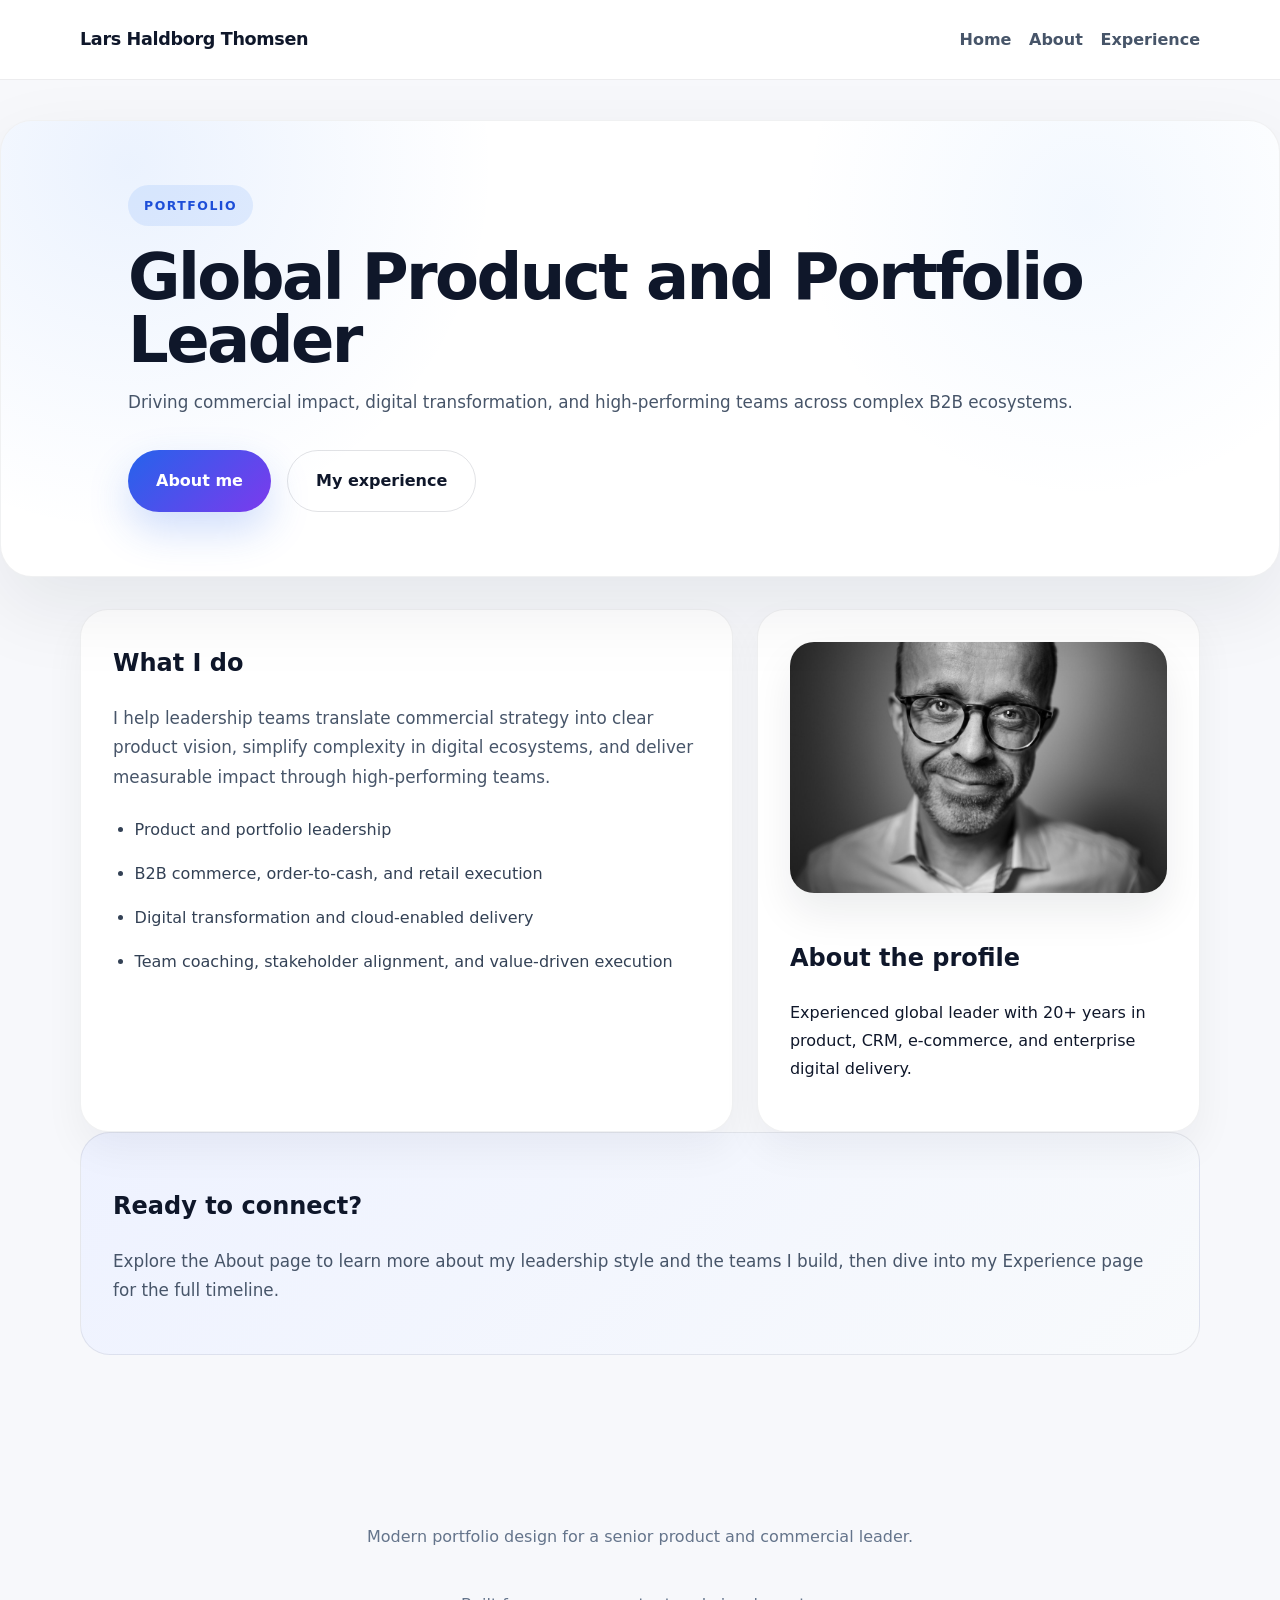
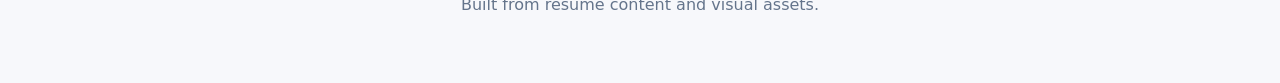
<file: index.htm>
﻿<!DOCTYPE html>
<html lang="en">
<head>
  <meta charset="UTF-8">
  <meta name="viewport" content="width=device-width, initial-scale=1.0">
  <title>Lars Haldborg Thomsen</title>
  <link rel="stylesheet" href="styles.css">
</head>
<body>
  <header class="site-header">
    <div class="container header-inner">
      <a class="brand" href="index.htm">Lars Haldborg Thomsen</a>
      <nav class="site-nav">
        <a href="index.htm">Home</a>
        <a href="about.htm">About</a>
        <a href="experience.htm">Experience</a>
      </nav>
    </div>
  </header>
  <main class="page-main">
    <section class="hero">
      <div class="hero-overlay"></div>
      <div class="container hero-content">
        <div>
          <span class="eyebrow">Portfolio</span>
          <h1>Global Product and Portfolio Leader</h1>
          <p>Driving commercial impact, digital transformation, and high-performing teams across complex B2B ecosystems.</p>
          <div class="hero-actions">
            <a class="button button-primary" href="about.htm">About me</a>
            <a class="button button-secondary" href="experience.htm">My experience</a>
          </div>
        </div>
      </div>
    </section>
    <section class="container section-grid">
      <article class="card feature-card">
        <h2>What I do</h2>
        <p>I help leadership teams translate commercial strategy into clear product vision, simplify complexity in digital ecosystems, and deliver measurable impact through high-performing teams.</p>
        <ul>
          <li>Product and portfolio leadership</li>
          <li>B2B commerce, order-to-cash, and retail execution</li>
          <li>Digital transformation and cloud-enabled delivery</li>
          <li>Team coaching, stakeholder alignment, and value-driven execution</li>
        </ul>
      </article>
      <article class="card image-card">
        <img src="assets/profile.png" alt="Portrait of Lars Haldborg Thomsen" loading="lazy">
        <div>
          <h2>About the profile</h2>
          <p>Experienced global leader with 20+ years in product, CRM, e-commerce, and enterprise digital delivery.</p>
        </div>
      </article>
    </section>
    <section class="container section-invite">
      <div class="invite-card">
        <h2>Ready to connect?</h2>
        <p>Explore the About page to learn more about my leadership style and the teams I build, then dive into my Experience page for the full timeline.</p>
      </div>
    </section>
  </main>
  <footer class="site-footer">
    <div class="container footer-inner">
      <p>Modern portfolio design for a senior product and commercial leader.</p>
      <p>Built from resume content and visual assets.</p>
    </div>
  </footer>
</body>
</html>
</file>
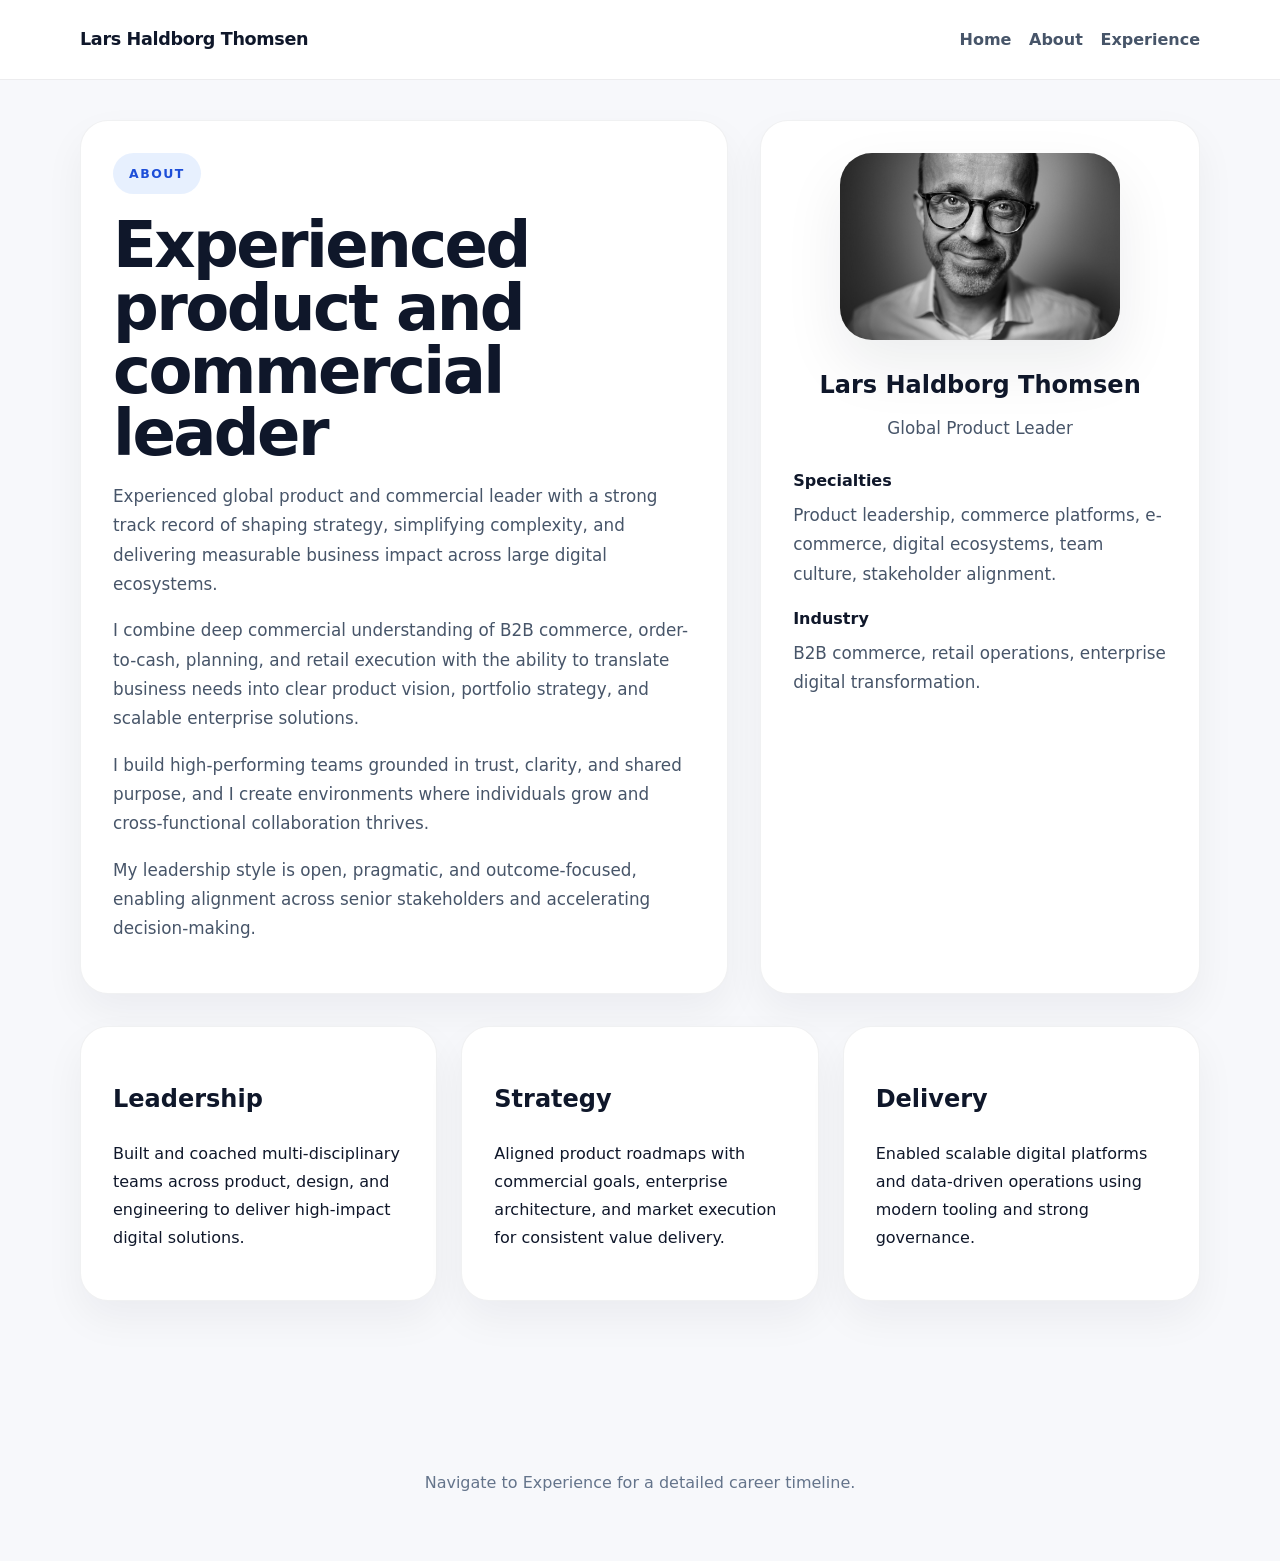
<file: about.htm>
﻿<!DOCTYPE html>
<html lang="en">
<head>
  <meta charset="UTF-8">
  <meta name="viewport" content="width=device-width, initial-scale=1.0">
  <title>About - Lars Haldborg Thomsen</title>
  <link rel="stylesheet" href="styles.css">
</head>
<body>
  <header class="site-header">
    <div class="container header-inner">
      <a class="brand" href="index.htm">Lars Haldborg Thomsen</a>
      <nav class="site-nav">
        <a href="index.htm">Home</a>
        <a href="about.htm">About</a>
        <a href="experience.htm">Experience</a>
      </nav>
    </div>
  </header>
  <main class="page-main">
    <section class="container about-grid">
      <div class="about-copy card">
        <span class="eyebrow">About</span>
        <h1>Experienced product and commercial leader</h1>
        <p>Experienced global product and commercial leader with a strong track record of shaping strategy, simplifying complexity, and delivering measurable business impact across large digital ecosystems.</p>
        <p>I combine deep commercial understanding of B2B commerce, order-to-cash, planning, and retail execution with the ability to translate business needs into clear product vision, portfolio strategy, and scalable enterprise solutions.</p>
        <p>I build high-performing teams grounded in trust, clarity, and shared purpose, and I create environments where individuals grow and cross-functional collaboration thrives.</p>
        <p>My leadership style is open, pragmatic, and outcome-focused, enabling alignment across senior stakeholders and accelerating decision-making.</p>
      </div>
      <aside class="profile-card card">
        <img src="assets/profile.png" alt="Portrait of Lars Haldborg Thomsen" loading="lazy">
        <div>
          <h2>Lars Haldborg Thomsen</h2>
          <p>Global Product Leader</p>
          <dl>
            <div>
              <dt>Specialties</dt>
              <dd>Product leadership, commerce platforms, e-commerce, digital ecosystems, team culture, stakeholder alignment.</dd>
            </div>
            <div>
              <dt>Industry</dt>
              <dd>B2B commerce, retail operations, enterprise digital transformation.</dd>
            </div>
          </dl>
        </div>
      </aside>
    </section>
    <section class="container feature-cards">
      <article class="card">
        <h2>Leadership</h2>
        <p>Built and coached multi-disciplinary teams across product, design, and engineering to deliver high-impact digital solutions.</p>
      </article>
      <article class="card">
        <h2>Strategy</h2>
        <p>Aligned product roadmaps with commercial goals, enterprise architecture, and market execution for consistent value delivery.</p>
      </article>
      <article class="card">
        <h2>Delivery</h2>
        <p>Enabled scalable digital platforms and data-driven operations using modern tooling and strong governance.</p>
      </article>
    </section>
  </main>
  <footer class="site-footer">
    <div class="container footer-inner">
      <p>Navigate to Experience for a detailed career timeline.</p>
    </div>
  </footer>
</body>
</html>
</file>
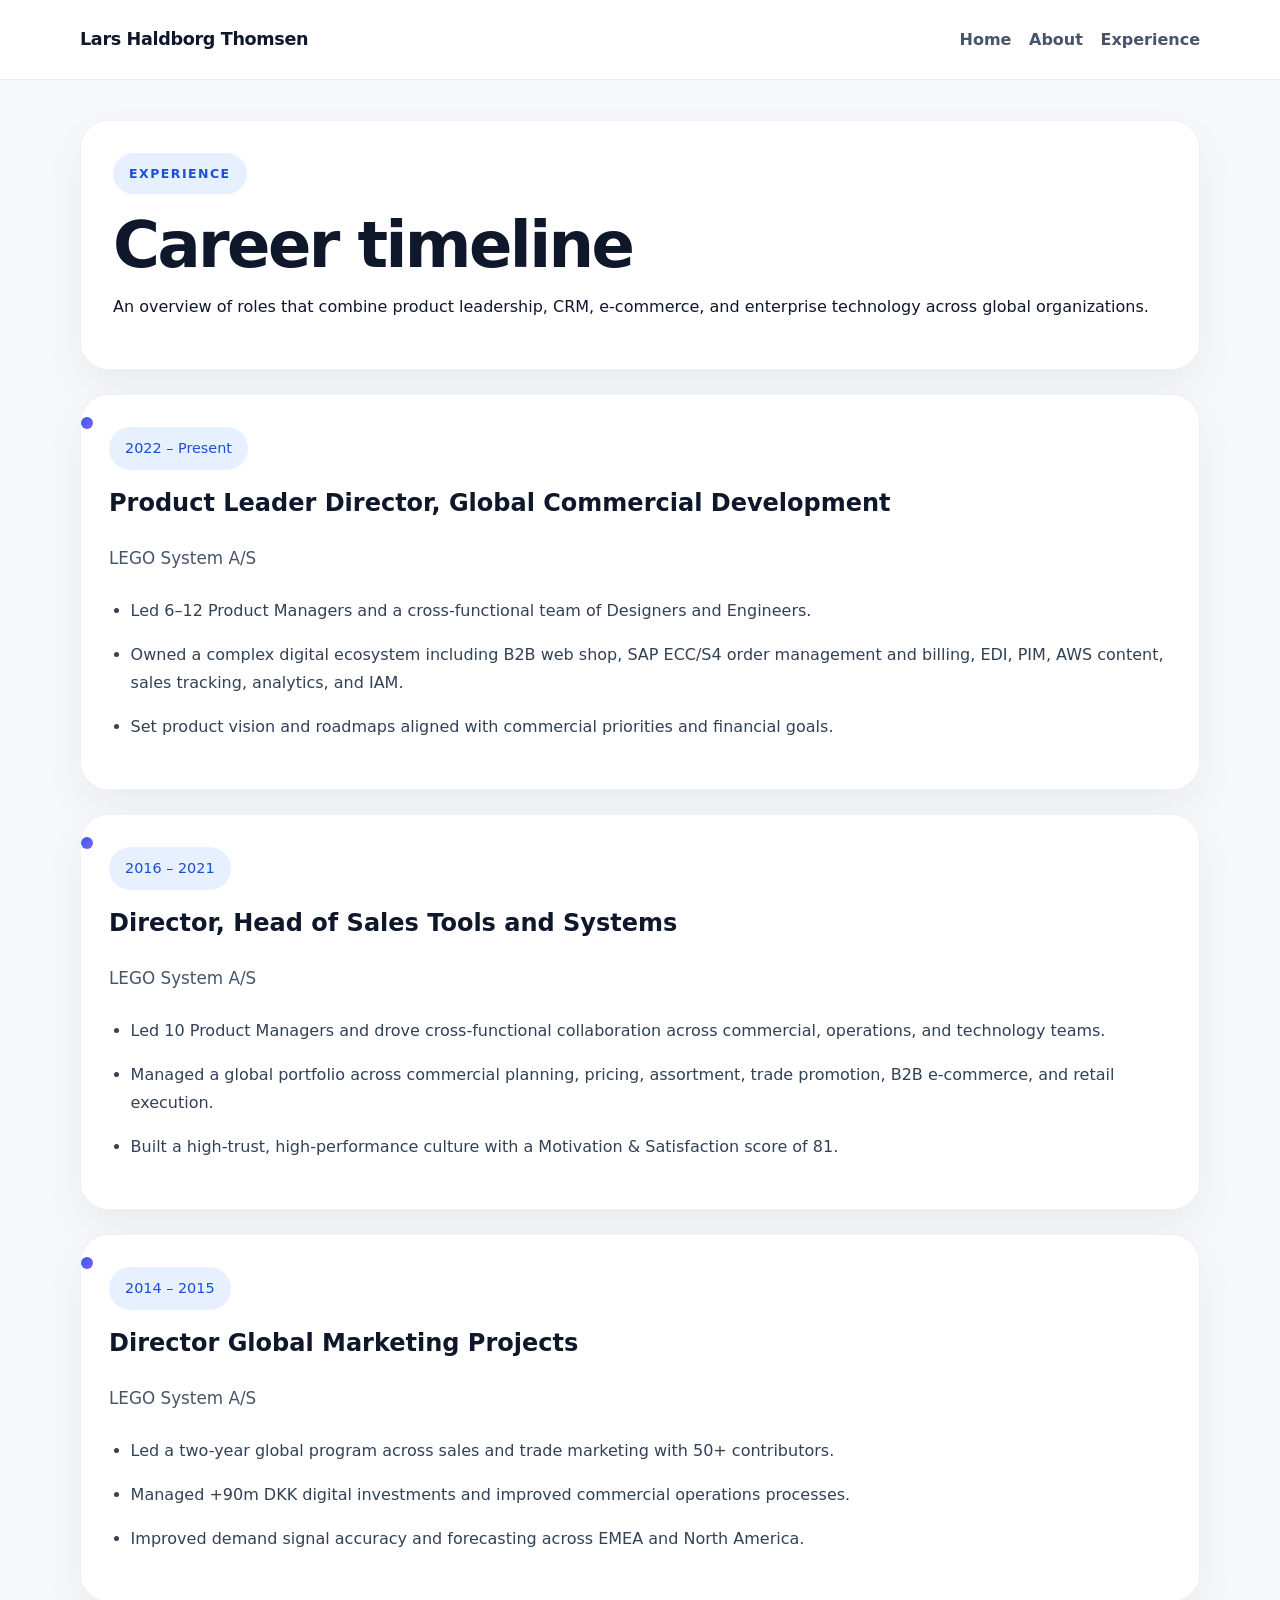
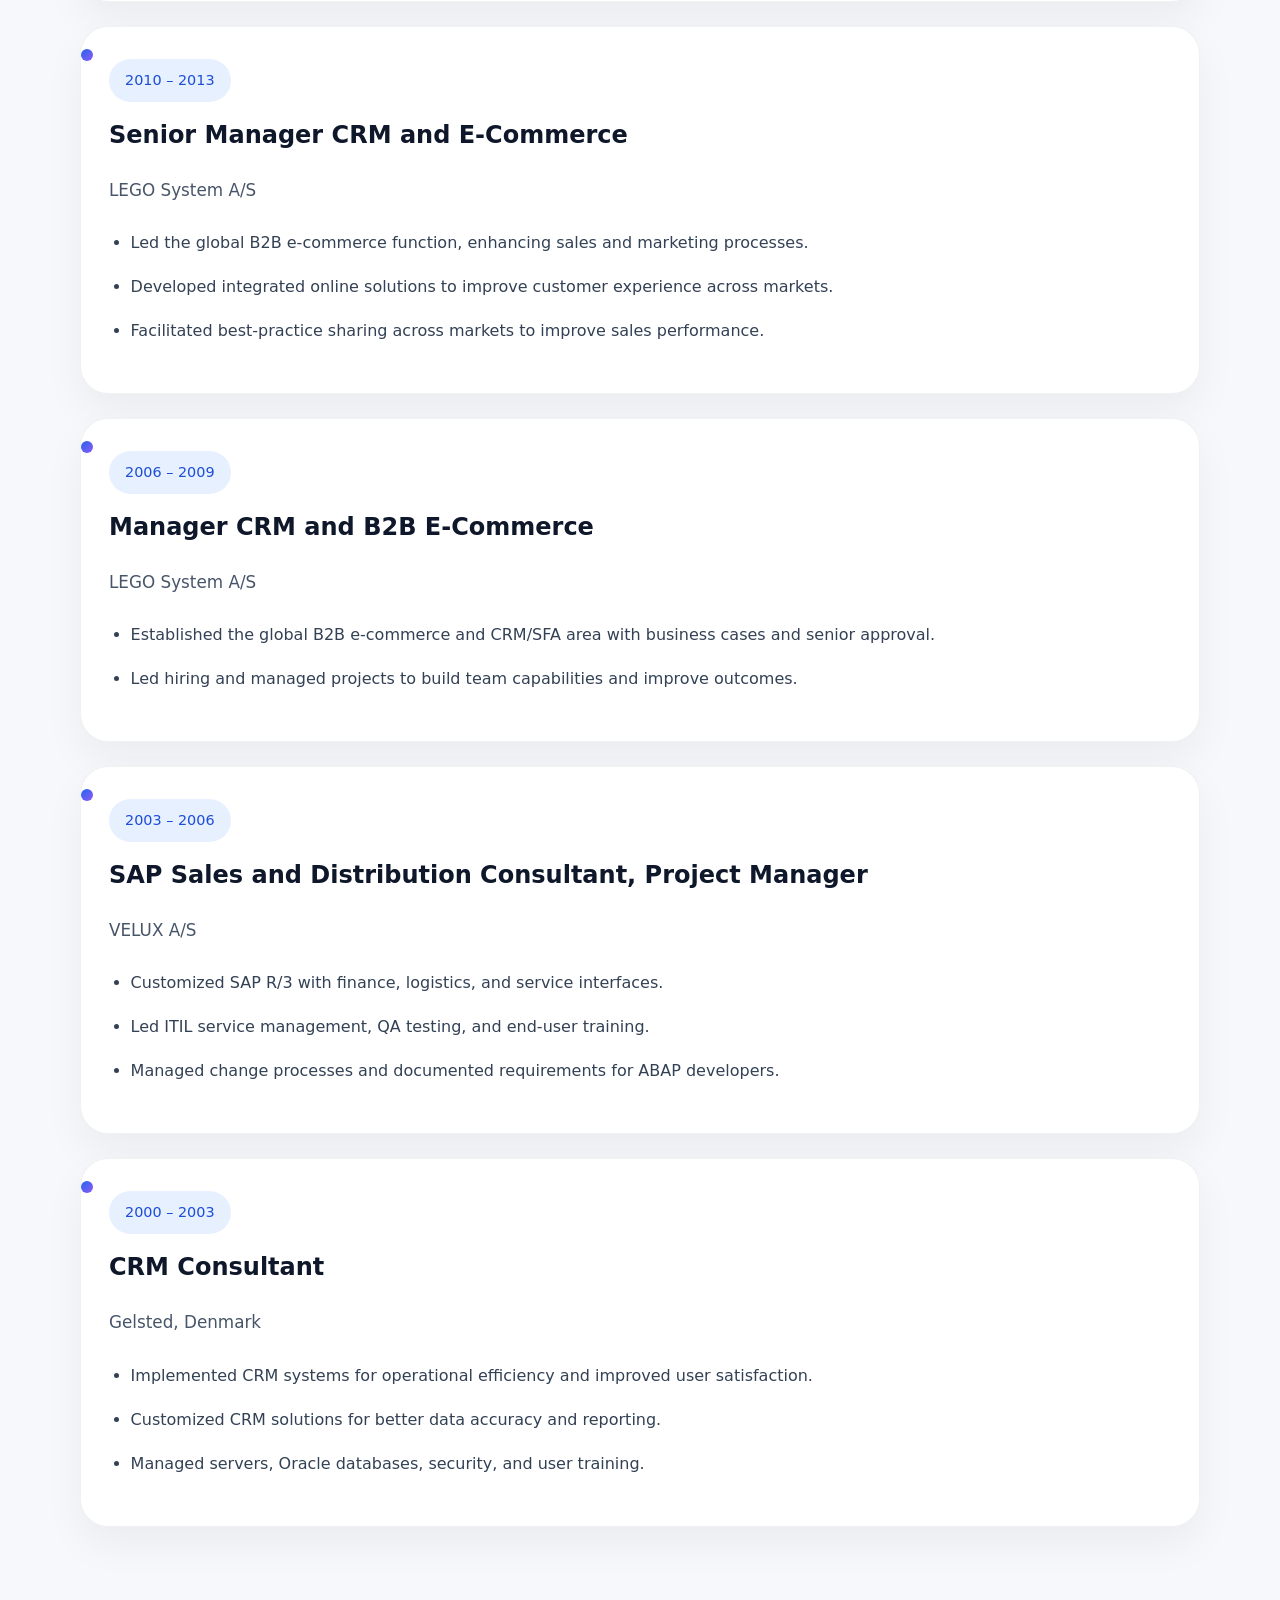
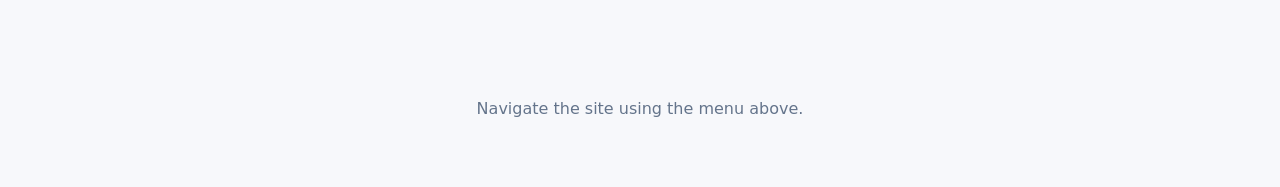
<file: experience.htm>
﻿<!DOCTYPE html>
<html lang="en">
<head>
  <meta charset="UTF-8">
  <meta name="viewport" content="width=device-width, initial-scale=1.0">
  <title>Experience - Lars Haldborg Thomsen</title>
  <link rel="stylesheet" href="styles.css">
</head>
<body>
  <header class="site-header">
    <div class="container header-inner">
      <a class="brand" href="index.htm">Lars Haldborg Thomsen</a>
      <nav class="site-nav">
        <a href="index.htm">Home</a>
        <a href="about.htm">About</a>
        <a href="experience.htm">Experience</a>
      </nav>
    </div>
  </header>
  <main class="page-main">
    <section class="container experience-intro card">
      <span class="eyebrow">Experience</span>
      <h1>Career timeline</h1>
      <p>An overview of roles that combine product leadership, CRM, e-commerce, and enterprise technology across global organizations.</p>
    </section>
    <section class="container timeline">
      <article class="timeline-item card">
        <div class="timeline-meta"><span>2022 – Present</span></div>
        <h2>Product Leader Director, Global Commercial Development</h2>
        <p class="meta">LEGO System A/S</p>
        <ul>
          <li>Led 6–12 Product Managers and a cross-functional team of Designers and Engineers.</li>
          <li>Owned a complex digital ecosystem including B2B web shop, SAP ECC/S4 order management and billing, EDI, PIM, AWS content, sales tracking, analytics, and IAM.</li>
          <li>Set product vision and roadmaps aligned with commercial priorities and financial goals.</li>
        </ul>
      </article>
      <article class="timeline-item card">
        <div class="timeline-meta"><span>2016 – 2021</span></div>
        <h2>Director, Head of Sales Tools and Systems</h2>
        <p class="meta">LEGO System A/S</p>
        <ul>
          <li>Led 10 Product Managers and drove cross-functional collaboration across commercial, operations, and technology teams.</li>
          <li>Managed a global portfolio across commercial planning, pricing, assortment, trade promotion, B2B e-commerce, and retail execution.</li>
          <li>Built a high-trust, high-performance culture with a Motivation & Satisfaction score of 81.</li>
        </ul>
      </article>
      <article class="timeline-item card">
        <div class="timeline-meta"><span>2014 – 2015</span></div>
        <h2>Director Global Marketing Projects</h2>
        <p class="meta">LEGO System A/S</p>
        <ul>
          <li>Led a two-year global program across sales and trade marketing with 50+ contributors.</li>
          <li>Managed +90m DKK digital investments and improved commercial operations processes.</li>
          <li>Improved demand signal accuracy and forecasting across EMEA and North America.</li>
        </ul>
      </article>
      <article class="timeline-item card">
        <div class="timeline-meta"><span>2010 – 2013</span></div>
        <h2>Senior Manager CRM and E-Commerce</h2>
        <p class="meta">LEGO System A/S</p>
        <ul>
          <li>Led the global B2B e-commerce function, enhancing sales and marketing processes.</li>
          <li>Developed integrated online solutions to improve customer experience across markets.</li>
          <li>Facilitated best-practice sharing across markets to improve sales performance.</li>
        </ul>
      </article>
      <article class="timeline-item card">
        <div class="timeline-meta"><span>2006 – 2009</span></div>
        <h2>Manager CRM and B2B E-Commerce</h2>
        <p class="meta">LEGO System A/S</p>
        <ul>
          <li>Established the global B2B e-commerce and CRM/SFA area with business cases and senior approval.</li>
          <li>Led hiring and managed projects to build team capabilities and improve outcomes.</li>
        </ul>
      </article>
      <article class="timeline-item card">
        <div class="timeline-meta"><span>2003 – 2006</span></div>
        <h2>SAP Sales and Distribution Consultant, Project Manager</h2>
        <p class="meta">VELUX A/S</p>
        <ul>
          <li>Customized SAP R/3 with finance, logistics, and service interfaces.</li>
          <li>Led ITIL service management, QA testing, and end-user training.</li>
          <li>Managed change processes and documented requirements for ABAP developers.</li>
        </ul>
      </article>
      <article class="timeline-item card">
        <div class="timeline-meta"><span>2000 – 2003</span></div>
        <h2>CRM Consultant</h2>
        <p class="meta">Gelsted, Denmark</p>
        <ul>
          <li>Implemented CRM systems for operational efficiency and improved user satisfaction.</li>
          <li>Customized CRM solutions for better data accuracy and reporting.</li>
          <li>Managed servers, Oracle databases, security, and user training.</li>
        </ul>
      </article>
    </section>
  </main>
  <footer class="site-footer">
    <div class="container footer-inner">
      <p>Navigate the site using the menu above.</p>
    </div>
  </footer>
</body>
</html>
</file>
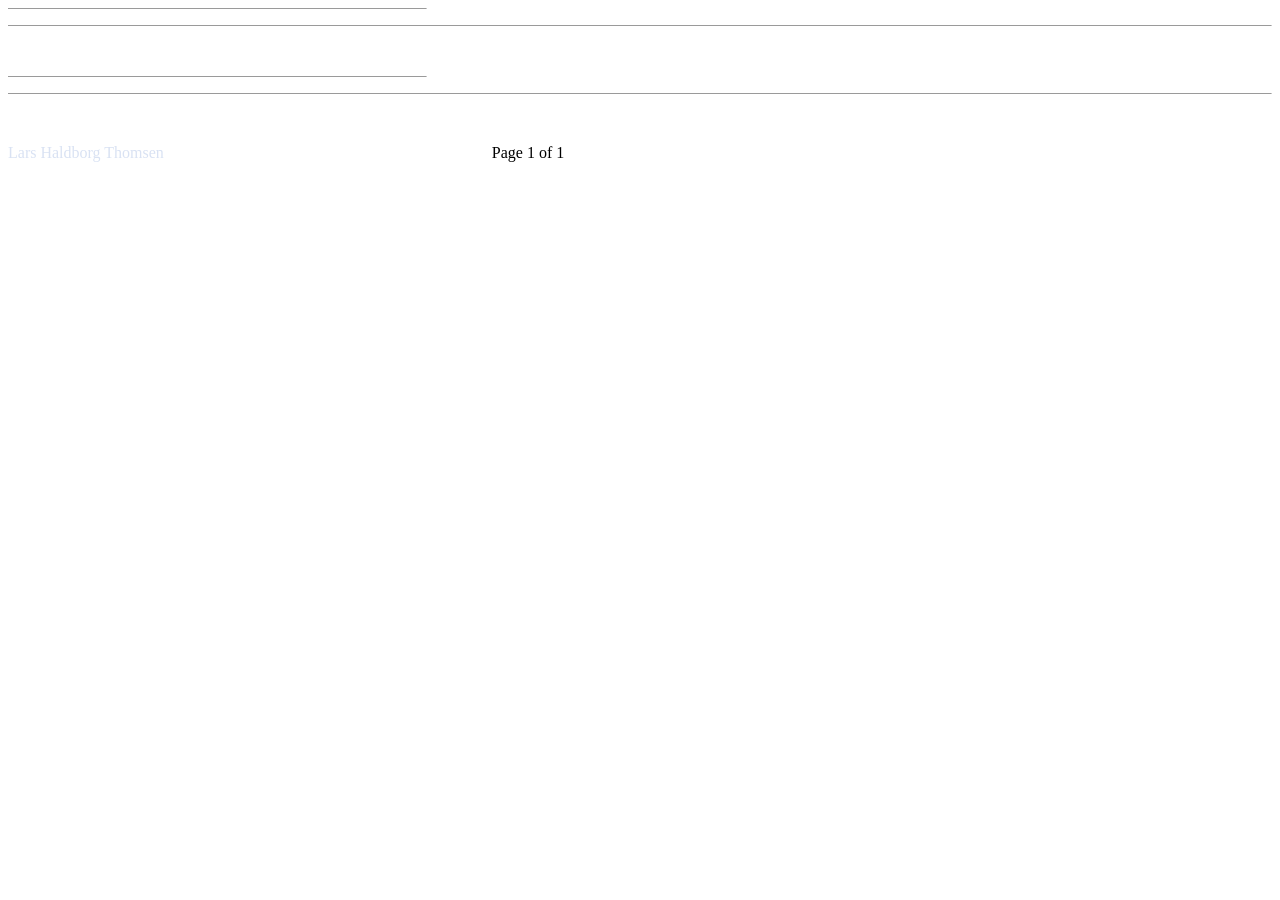
<file: MyResume/Resume Lars Haldborg Thomsen_files/header.htm>
<html xmlns:v="urn:schemas-microsoft-com:vml"
xmlns:o="urn:schemas-microsoft-com:office:office"
xmlns:w="urn:schemas-microsoft-com:office:word"
xmlns:m="http://schemas.microsoft.com/office/2004/12/omml"
xmlns="http://www.w3.org/TR/REC-html40">

<head>
<meta http-equiv=Content-Type content="text/html; charset=windows-1252">
<meta name=ProgId content=Word.Document>
<meta name=Generator content="Microsoft Word 15">
<meta name=Originator content="Microsoft Word 15">
<link id=Main-File rel=Main-File
href="../Resume%20Lars%20Haldborg%20Thomsen.htm">
<!--[if gte mso 9]><xml>
 <o:shapedefaults v:ext="edit" spidmax="2069"/>
</xml><![endif]--><!--[if gte mso 9]><xml>
 <o:shapelayout v:ext="edit">
  <o:idmap v:ext="edit" data="1"/>
 </o:shapelayout></xml><![endif]-->
</head>

<body lang=en-DK link="#0563C1" vlink="#954F72">

<div style='mso-element:footnote-separator' id=fs>

<p class=MsoNormal style='margin-bottom:0cm;line-height:normal'><span
lang=EN-GB><span style='mso-special-character:footnote-separator'><![if !supportFootnotes]>

<hr align=left size=1 width="33%">

<![endif]></span></span></p>

</div>

<div style='mso-element:footnote-continuation-separator' id=fcs>

<p class=MsoNormal style='margin-bottom:0cm;line-height:normal'><span
lang=EN-GB><span style='mso-special-character:footnote-continuation-separator'><![if !supportFootnotes]>

<hr align=left size=1>

<![endif]></span></span></p>

</div>

<div style='mso-element:footnote-continuation-notice' id=fcn>

<p class=MsoNormal style='margin-bottom:0cm;line-height:normal'><span
lang=EN-GB><o:p>&nbsp;</o:p></span></p>

</div>

<div style='mso-element:endnote-separator' id=es>

<p class=MsoNormal style='margin-bottom:0cm;line-height:normal'><span
lang=EN-GB><span style='mso-special-character:footnote-separator'><![if !supportFootnotes]>

<hr align=left size=1 width="33%">

<![endif]></span></span></p>

</div>

<div style='mso-element:endnote-continuation-separator' id=ecs>

<p class=MsoNormal style='margin-bottom:0cm;line-height:normal'><span
lang=EN-GB><span style='mso-special-character:footnote-continuation-separator'><![if !supportFootnotes]>

<hr align=left size=1>

<![endif]></span></span></p>

</div>

<div style='mso-element:endnote-continuation-notice' id=ecn>

<p class=MsoNormal style='margin-bottom:0cm;line-height:normal'><span
lang=EN-GB><o:p>&nbsp;</o:p></span></p>

</div>

<div style='mso-element:header' id=h1>

<p class=MsoHeader><span lang=EN-GB style='mso-no-proof:yes'><!--[if gte vml 1]><v:rect
 id="Rectangle_x0020_1" o:spid="_x0000_s1025" style='position:absolute;
 margin-left:0;margin-top:-35.4pt;width:183.75pt;height:856.6pt;z-index:-251658240;
 visibility:visible;mso-wrap-style:square;mso-width-percent:0;
 mso-height-percent:0;mso-wrap-distance-left:9pt;mso-wrap-distance-top:0;
 mso-wrap-distance-right:9pt;mso-wrap-distance-bottom:0;
 mso-position-horizontal:left;mso-position-horizontal-relative:page;
 mso-position-vertical:absolute;mso-position-vertical-relative:text;
 mso-width-percent:0;mso-height-percent:0;mso-width-relative:margin;
 mso-height-relative:margin;v-text-anchor:middle' o:gfxdata="UEsDBBQABgAIAAAAIQC2gziS/gAAAOEBAAATAAAAW0NvbnRlbnRfVHlwZXNdLnhtbJSRQU7DMBBF
90jcwfIWJU67QAgl6YK0S0CoHGBkTxKLZGx5TGhvj5O2G0SRWNoz/78nu9wcxkFMGNg6quQqL6RA
0s5Y6ir5vt9lD1JwBDIwOMJKHpHlpr69KfdHjyxSmriSfYz+USnWPY7AufNIadK6MEJMx9ApD/oD
OlTrorhX2lFEilmcO2RdNtjC5xDF9pCuTyYBB5bi6bQ4syoJ3g9WQ0ymaiLzg5KdCXlKLjvcW893
SUOqXwnz5DrgnHtJTxOsQfEKIT7DmDSUCaxw7Rqn8787ZsmRM9e2VmPeBN4uqYvTtW7jvijg9N/y
JsXecLq0q+WD6m8AAAD//wMAUEsDBBQABgAIAAAAIQA4/SH/1gAAAJQBAAALAAAAX3JlbHMvLnJl
bHOkkMFqwzAMhu+DvYPRfXGawxijTi+j0GvpHsDYimMaW0Yy2fr2M4PBMnrbUb/Q94l/f/hMi1qR
JVI2sOt6UJgd+ZiDgffL8ekFlFSbvV0oo4EbChzGx4f9GRdb25HMsYhqlCwG5lrLq9biZkxWOiqY
22YiTra2kYMu1l1tQD30/bPm3wwYN0x18gb45AdQl1tp5j/sFB2T0FQ7R0nTNEV3j6o9feQzro1i
OWA14Fm+Q8a1a8+Bvu/d/dMb2JY5uiPbhG/ktn4cqGU/er3pcvwCAAD//wMAUEsDBBQABgAIAAAA
IQBZMNOwdgIAAHAFAAAOAAAAZHJzL2Uyb0RvYy54bWysVE1v2zAMvQ/YfxB0X+0k/QzqFEGLDgO6
tlg79KzIUixAEjVJiZP9+lGy4wRttwHDclAokXwkn0leXm2MJmvhgwJb0dFRSYmwHGpllxX9/nz7
6ZySEJmtmQYrKroVgV7NPn64bN1UjKEBXQtPEMSGaesq2sTopkUReCMMC0fghEWlBG9YxKtfFrVn
LaIbXYzL8rRowdfOAxch4OtNp6SzjC+l4PFByiAi0RXF3GI+fT4X6Sxml2y69Mw1ivdpsH/IwjBl
MegAdcMiIyuv3kAZxT0EkPGIgylASsVFrgGrGZWvqnlqmBO5FiQnuIGm8P9g+f36yT16pKF1YRpQ
TFVspDfpH/Mjm0zWdiBLbCLh+DieTCan5xNKOOpG5fnZRXl6kvgs9v7Oh/hZgCFJqKjHz5FZYuu7
EDvTnUkKF0Cr+lZpnS+pBcS19mTN8OMxzoWNo+yuV+Yr1N37SYm/PmzumuSSkzhAK/bFZSlutUgx
tP0mJFF1KicjDwhvg4aG1eJvMTNgQpZYxYDdZf0b7I6G3j65ity2g3P5p8Q658EjRwYbB2ejLPj3
ADRS2Ufu7JGyA2qSuIB6++iJh25oguO3Cj/jHQvxkXmcEpwnnPz4gIfU0FYUeomSBvzP996TPTYv
ailpceoqGn6smBeU6C8W2/pidHycxjRfjk/Oxnjxh5rFocauzDVgb4xwxziexWQf9U6UHswLLoh5
iooqZjnGriiPfne5jt02wBXDxXyezXA0HYt39snxBJ5YTW36vHlh3vW9HHEO7mE3oWz6qqU72+Rp
Yb6KIFXu9z2vPd841rlZ+xWU9sbhPVvtF+XsFwAAAP//AwBQSwMEFAAGAAgAAAAhADp0h4fgAAAA
CQEAAA8AAABkcnMvZG93bnJldi54bWxMj0FLw0AQhe+C/2EZwVu7sda0xGxKEXoQFGwVqbdNdswG
s7Mxu2nSf+940uPwHm++L99MrhUn7EPjScHNPAGBVHnTUK3g7XU3W4MIUZPRrSdUcMYAm+LyIteZ
8SPt8XSIteARCplWYGPsMilDZdHpMPcdEmefvnc68tnX0vR65HHXykWSpNLphviD1R0+WKy+DoNT
8O72x49wbp923892LB87vX0ZUqWur6btPYiIU/wrwy8+o0PBTKUfyATRKmCRqGC2SliA49t0dQei
5F66XCxBFrn8b1D8AAAA//8DAFBLAQItABQABgAIAAAAIQC2gziS/gAAAOEBAAATAAAAAAAAAAAA
AAAAAAAAAABbQ29udGVudF9UeXBlc10ueG1sUEsBAi0AFAAGAAgAAAAhADj9If/WAAAAlAEAAAsA
AAAAAAAAAAAAAAAALwEAAF9yZWxzLy5yZWxzUEsBAi0AFAAGAAgAAAAhAFkw07B2AgAAcAUAAA4A
AAAAAAAAAAAAAAAALgIAAGRycy9lMm9Eb2MueG1sUEsBAi0AFAAGAAgAAAAhADp0h4fgAAAACQEA
AA8AAAAAAAAAAAAAAAAA0AQAAGRycy9kb3ducmV2LnhtbFBLBQYAAAAABAAEAPMAAADdBQAAAAA=
" fillcolor="#1f3763 [1604]" strokecolor="#1f3763 [1604]" strokeweight="1pt">
 <w:wrap anchorx="page"/>
</v:rect><![endif]--></span></p>

</div>

<div style='mso-element:footer' id=f1>

<p class=MsoFooter style='tab-stops:center 240.95pt right 552.8pt'><span
lang=EN-GB style='color:#D9E2F3;mso-themecolor:accent1;mso-themetint:51'>Lars
Haldborg Thomsen</span><span lang=EN-GB style='color:black;mso-themecolor:text1'><span
style='mso-tab-count:2'>��������������������������������������������������������������������������������� </span>Page
</span><!--[if supportFields]><span lang=EN-GB style='color:black;mso-themecolor:
text1'><span style='mso-element:field-begin'></span><span
style='mso-spacerun:yes'>�</span>PAGE<span style='mso-spacerun:yes'>� </span>\*
Arabic<span style='mso-spacerun:yes'>� </span>\* MERGEFORMAT <span
style='mso-element:field-separator'></span></span><![endif]--><span lang=EN-GB
style='color:black;mso-themecolor:text1'><span style='mso-no-proof:yes'>1</span></span><!--[if supportFields]><span
lang=EN-GB style='color:black;mso-themecolor:text1'><span style='mso-element:
field-end'></span></span><![endif]--><span lang=EN-GB style='color:black;
mso-themecolor:text1'> of </span><!--[if supportFields]><span lang=EN-GB
style='color:black;mso-themecolor:text1'><span style='mso-element:field-begin'></span><span
style='mso-spacerun:yes'>�</span>NUMPAGES<span style='mso-spacerun:yes'>�
</span>\* Arabic<span style='mso-spacerun:yes'>� </span>\* MERGEFORMAT <span
style='mso-element:field-separator'></span></span><![endif]--><span lang=EN-GB
style='color:black;mso-themecolor:text1'><span style='mso-no-proof:yes'>1</span></span><!--[if supportFields]><span
lang=EN-GB style='color:black;mso-themecolor:text1'><span style='mso-element:
field-end'></span></span><![endif]--><span lang=EN-GB style='color:white;
mso-themecolor:background1'><o:p></o:p></span></p>

</div>

</body>

</html>
</file>
<file: styles.css>
﻿:root {
  color-scheme: light;
  font-family: Inter, system-ui, -apple-system, BlinkMacSystemFont, "Segoe UI", sans-serif;
  font-size: 16px;
  line-height: 1.75;
  color: #0f172a;
  background: #f7f8fb;
}
* {
  box-sizing: border-box;
}
html {
  scroll-behavior: smooth;
}
body {
  margin: 0;
  min-height: 100vh;
  background: #f7f8fb;
}
img {
  display: block;
  max-width: 100%;
  height: auto;
}
a {
  color: inherit;
  text-decoration: none;
}
button,
input,
textarea,
select {
  font: inherit;
}
.container {
  width: min(1120px, calc(100% - 2rem));
  margin: 0 auto;
}
.site-header {
  position: sticky;
  top: 0;
  z-index: 20;
  background: rgba(255, 255, 255, 0.96);
  border-bottom: 1px solid rgba(15, 23, 42, 0.08);
  backdrop-filter: blur(12px);
}
.header-inner {
  display: flex;
  align-items: center;
  justify-content: space-between;
  gap: 1rem;
  padding: 1.2rem 0;
}
.brand {
  color: #0f172a;
  font-weight: 700;
  letter-spacing: -0.02em;
  font-size: 1.1rem;
}
.site-nav {
  display: flex;
  flex-wrap: wrap;
  gap: 1.1rem;
}
.site-nav a {
  color: #475569;
  font-weight: 600;
  padding: 0.4rem 0;
  transition: color 0.2s ease, transform 0.2s ease;
}
.site-nav a:hover,
.site-nav a:focus-visible {
  color: #0f172a;
  transform: translateY(-1px);
}
.page-main {
  padding: 2.5rem 0 4rem;
}
.hero {
  position: relative;
  overflow: hidden;
  border-radius: 32px;
  background: #fff;
  border: 1px solid rgba(15, 23, 42, 0.06);
  box-shadow: 0 30px 80px rgba(15, 23, 42, 0.08);
  margin-bottom: 2rem;
}
.hero:before {
  content: '';
  position: absolute;
  inset: 0;
  background: radial-gradient(circle at 10% 10%, rgba(59, 130, 246, 0.1), transparent 30%), radial-gradient(circle at 85% 20%, rgba(96, 165, 250, 0.08), transparent 25%);
  pointer-events: none;
}
.hero-content {
  position: relative;
  display: grid;
  gap: 1.5rem;
  padding: 4rem 3rem;
}
.hero h1,
.about-copy h1,
.experience-intro h1 {
  margin: 0;
  font-size: clamp(2.75rem, 5vw, 4.5rem);
  line-height: 0.98;
  letter-spacing: -0.04em;
  color: #0f172a;
}
.hero p,
.about-copy p,
.feature-card p,
.invite-card p,
.profile-card p,
.profile-card dd,
.timeline-item p {
  color: #475569;
  font-size: 1.05rem;
}
.eyebrow {
  display: inline-flex;
  margin-bottom: 1.25rem;
  padding: 0.6rem 1rem;
  border-radius: 999px;
  background: rgba(59, 130, 246, 0.12);
  color: #1d4ed8;
  font-size: 0.78rem;
  letter-spacing: 0.12em;
  text-transform: uppercase;
  font-weight: 700;
}
.hero-actions {
  display: flex;
  flex-wrap: wrap;
  gap: 1rem;
  margin-top: 2rem;
}
.button {
  display: inline-flex;
  align-items: center;
  justify-content: center;
  padding: 1rem 1.75rem;
  border-radius: 999px;
  font-weight: 700;
  transition: transform 0.2s ease, box-shadow 0.2s ease;
}
.button:hover,
.button:focus-visible {
  transform: translateY(-1px);
}
.button-primary {
  background: linear-gradient(135deg, #2563eb, #7c3aed);
  color: #fff;
  box-shadow: 0 18px 42px rgba(37, 99, 235, 0.22);
}
.button-secondary {
  background: transparent;
  color: #0f172a;
  border: 1px solid rgba(15, 23, 42, 0.12);
}
.section-grid,
.about-grid {
  display: grid;
  gap: 1.5rem;
}
.section-grid {
  grid-template-columns: 1.4fr 0.95fr;
  align-items: stretch;
}
.about-grid {
  grid-template-columns: 1.4fr 0.95fr;
  gap: 2rem;
}
.card {
  background: #fff;
  border: 1px solid rgba(15, 23, 42, 0.06);
  border-radius: 28px;
  padding: 2rem;
  box-shadow: 0 18px 40px rgba(15, 23, 42, 0.05);
}
.feature-card h2,
.timeline-item h2,
.profile-card h2 {
  margin-top: 0;
  font-size: 1.5rem;
  color: #0f172a;
}
.feature-card ul,
.timeline-item ul {
  margin: 1.5rem 0 0;
  padding-left: 1.35rem;
}
.feature-card li,
.timeline-item li {
  margin-bottom: 1rem;
  color: #334155;
}
.image-card {
  overflow: hidden;
  display: grid;
  gap: 1.5rem;
}
.image-card img {
  border-radius: 24px;
  box-shadow: 0 20px 40px rgba(15, 23, 42, 0.08);
  width: 100%;
}
.profile-card {
  text-align: center;
}
.profile-card img {
  width: min(100%, 280px);
  height: auto;
  border-radius: 32px;
  margin: 0 auto 1.5rem;
  box-shadow: 0 26px 60px rgba(15, 23, 42, 0.08);
}
.profile-card h2 {
  margin: 0 0 0.5rem;
}
.profile-card p {
  margin: 0 0 1.5rem;
  color: #475569;
}
.profile-card dl {
  text-align: left;
}
.profile-card dt {
  font-weight: 700;
  color: #0f172a;
  margin-top: 1rem;
}
.profile-card dd {
  margin: 0.35rem 0 0;
  color: #475569;
}
.feature-cards {
  display: grid;
  grid-template-columns: repeat(3, minmax(0, 1fr));
  gap: 1.5rem;
  margin-top: 2rem;
}
.invite-card {
  background: linear-gradient(135deg, #eef2ff, #f8fafc);
  border: 1px solid rgba(15, 23, 42, 0.08);
  color: #0f172a;
  padding: 2rem;
  border-radius: 30px;
}
.experience-intro {
  margin-bottom: 1.5rem;
}
.timeline {
  display: grid;
  gap: 1.5rem;
}
.timeline-item {
  position: relative;
  padding-left: 1.75rem;
}
.timeline-item::before {
  content: '';
  position: absolute;
  left: 0;
  top: 1.35rem;
  width: 12px;
  height: 12px;
  border-radius: 50%;
  background: linear-gradient(135deg, #2563eb, #8b5cf6);
}
.timeline-meta {
  display: inline-flex;
  align-items: center;
  justify-content: center;
  padding: 0.55rem 1rem;
  border-radius: 999px;
  background: rgba(59, 130, 246, 0.12);
  color: #1d4ed8;
  font-size: 0.9rem;
  margin-bottom: 0.75rem;
}
.meta {
  margin: 0.6rem 0 1rem;
  color: #64748b;
}
.site-footer {
  margin-top: 3rem;
  padding: 2.5rem 0 3rem;
}
.footer-inner {
  display: flex;
  flex-direction: column;
  gap: 0.5rem;
  color: #64748b;
  text-align: center;
}
@media (max-width: 980px) {
  .section-grid,
  .about-grid,
  .feature-cards {
    grid-template-columns: 1fr;
  }
}
@media (max-width: 720px) {
  .header-inner {
    flex-direction: column;
    align-items: flex-start;
  }
  .hero-content {
    padding: 3rem 1.5rem;
  }
  .hero h1 {
    font-size: 2.75rem;
  }
  .button {
    width: 100%;
  }
  .hero-actions {
    flex-direction: column;
  }
}
</file>
